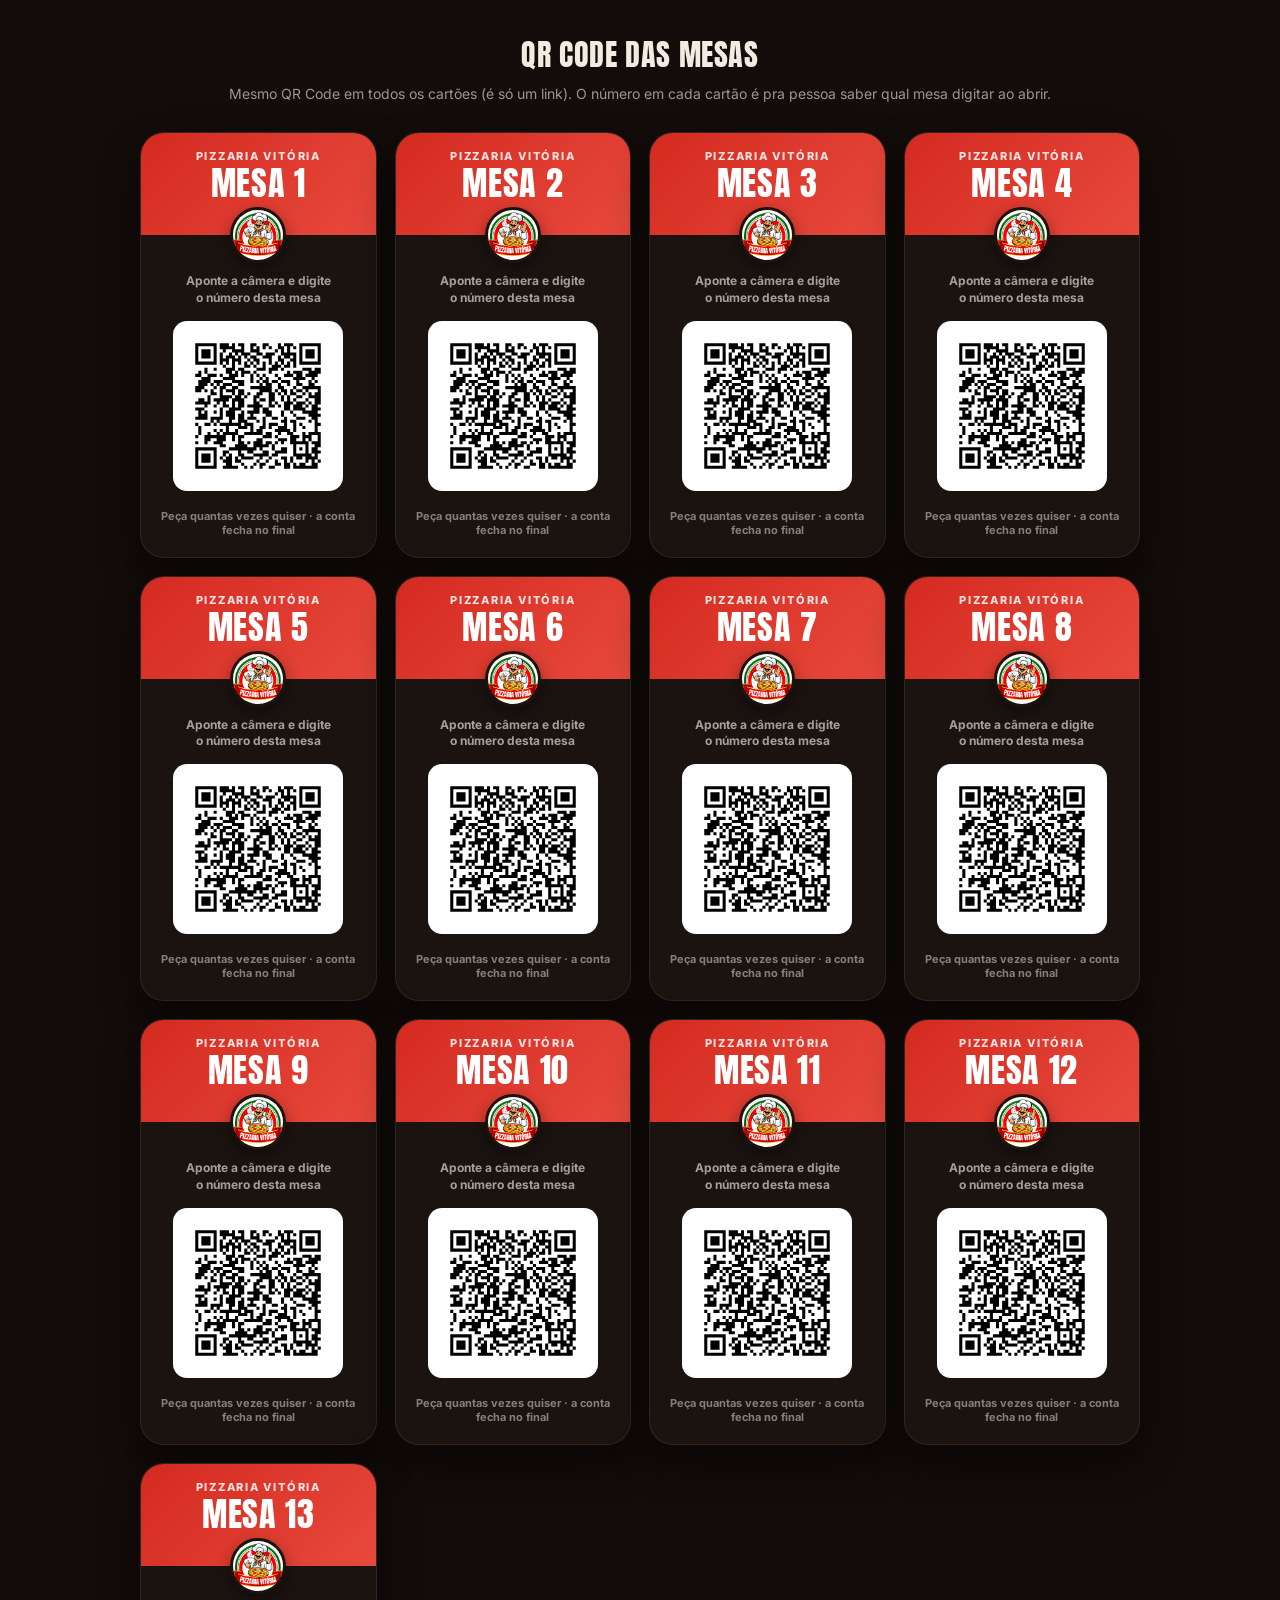
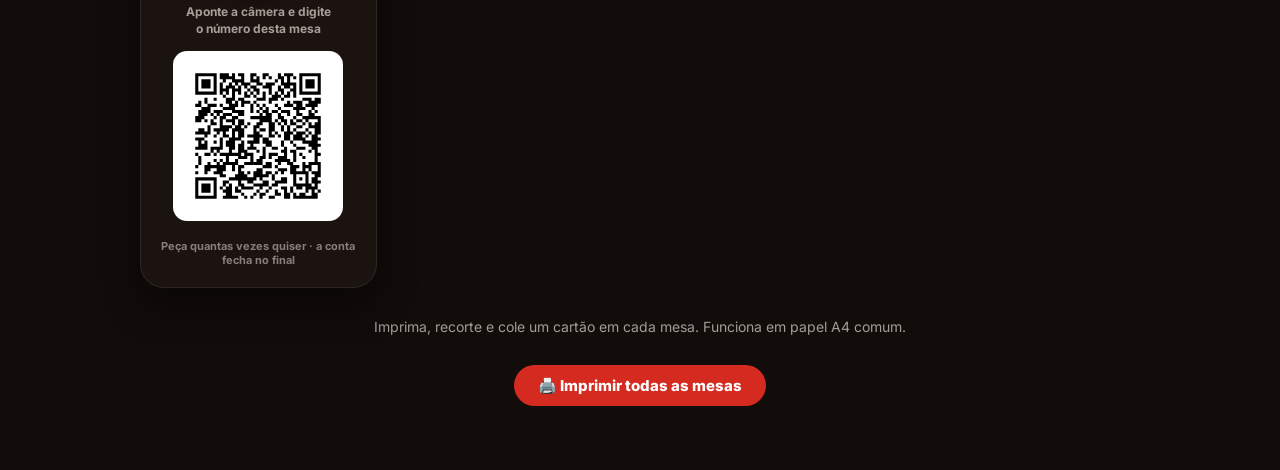
<file: mesas-qrcode.html>
<!doctype html>
<html lang="pt-BR">
<head>
<meta charset="utf-8" />
<meta name="viewport" content="width=device-width, initial-scale=1" />
<meta name="robots" content="noindex, nofollow" />
<title>QR Code das mesas para imprimir | Pizzaria Vitória</title>
<link rel="icon" href="assets/img/favicon.png" type="image/png" />
<link rel="preconnect" href="https://fonts.googleapis.com" />
<link rel="preconnect" href="https://fonts.gstatic.com" crossorigin />
<link href="https://fonts.googleapis.com/css2?family=Anton&family=Inter:wght@400;600;800&display=swap" rel="stylesheet" />
<style>
  *{box-sizing:border-box}
  body{margin:0;background:#120C0A;color:#F1EBE1;font-family:"Inter",system-ui,sans-serif;padding:32px 18px 64px}
  .topo{max-width:1000px;margin:0 auto 28px;text-align:center}
  .topo h1{font-family:"Anton",Impact,sans-serif;font-weight:400;font-size:30px;margin:0 0 6px;text-transform:uppercase;letter-spacing:.02em}
  .topo p{margin:0;opacity:.62;font-size:14px;line-height:1.5}
  .grade{max-width:1000px;margin:0 auto;display:grid;grid-template-columns:repeat(auto-fit,minmax(220px,1fr));gap:18px}
  .cartao{
    position:relative;background:#1B1310;border:1px solid rgba(255,255,255,.08);border-radius:24px;
    padding:0 0 20px;text-align:center;overflow:hidden;
    break-inside:avoid;page-break-inside:avoid;
    box-shadow:0 18px 40px rgba(0,0,0,.45);
  }
  .cartao .faixa{background:linear-gradient(135deg,#D42A20,#E8493C);padding:18px 16px 34px;position:relative}
  .cartao .faixa .mesa{font-family:"Anton",Impact,sans-serif;font-weight:400;font-size:34px;color:#fff;
    letter-spacing:.02em;text-transform:uppercase;line-height:1}
  .cartao .faixa .mesa small{display:block;font-family:"Inter",sans-serif;font-size:11px;font-weight:800;
    letter-spacing:.16em;text-transform:uppercase;color:rgba(255,255,255,.85);margin-bottom:4px}
  .cartao .logo{width:56px;height:56px;border-radius:50%;border:3px solid #1B1310;
    position:absolute;left:50%;bottom:-28px;transform:translateX(-50%);
    box-shadow:0 6px 16px rgba(0,0,0,.4);background:#1B1310}
  .cartao .corpo{padding:38px 18px 0}
  .cartao .sub{margin:0 0 14px;font-size:12px;font-weight:700;color:rgba(241,235,225,.65);line-height:1.4}
  .qr{background:#fff;border-radius:14px;padding:10px;display:inline-block}
  .qr svg{display:block;width:150px;height:150px}
  .cartao .rodape{margin:14px 0 0;font-size:11px;font-weight:700;color:rgba(241,235,225,.5)}
  .fora{max-width:1000px;margin:28px auto 0;text-align:center;color:rgba(241,235,225,.65);font-size:14px;line-height:1.6}
  .fora button{margin-top:12px;padding:13px 24px;border-radius:999px;border:0;cursor:pointer;
    background:#D42A20;color:#fff;font:800 15px/1 "Inter",sans-serif}
  @media print{
    body{background:#fff;padding:0}
    .fora{display:none}
    .topo{display:none}
    .grade{gap:14px;padding:14px}
    .cartao{-webkit-print-color-adjust:exact;print-color-adjust:exact}
  }
</style>
</head>
<body>

<div class="topo">
  <h1>QR Code das mesas</h1>
  <p>Mesmo QR Code em todos os cartões (é só um link). O número em cada cartão é pra pessoa saber qual mesa digitar ao abrir.</p>
</div>

<div class="grade" data-grade></div>

<div class="fora">
  <p>Imprima, recorte e cole um cartão em cada mesa. Funciona em papel A4 comum.</p>
  <button type="button" onclick="window.print()">🖨️ Imprimir todas as mesas</button>
</div>

<script src="assets/js/qrcode-lib.js"></script>
<script>
(function () {
  var link = location.href.replace(/[^/]*$/, "") + "restaurante.html";
  var grade = document.querySelector("[data-grade]");
  var html = "";
  for (var n = 1; n <= 13; n++) {
    html += '<div class="cartao">' +
      '<div class="faixa"><span class="mesa"><small>Pizzaria Vitória</small>Mesa ' + n + '</span>' +
        '<img class="logo" src="assets/img/logo.jpg" alt="Pizzaria Vitória" /></div>' +
      '<div class="corpo">' +
        '<p class="sub">Aponte a câmera e digite<br />o número desta mesa</p>' +
        '<div class="qr" data-qr="' + n + '"></div>' +
        '<p class="rodape">Peça quantas vezes quiser · a conta fecha no final</p>' +
      '</div>' +
      '</div>';
  }
  grade.innerHTML = html;
  var qr = qrcode(0, "H");   // correção de erro alta: aguenta gordura e amassado na mesa
  qr.addData(link);
  qr.make();
  var svg = qr.createSvgTag(4);
  for (var m = 1; m <= 13; m++) {
    document.querySelector('[data-qr="' + m + '"]').innerHTML = svg;
  }
})();
</script>

</body>
</html>
</file>
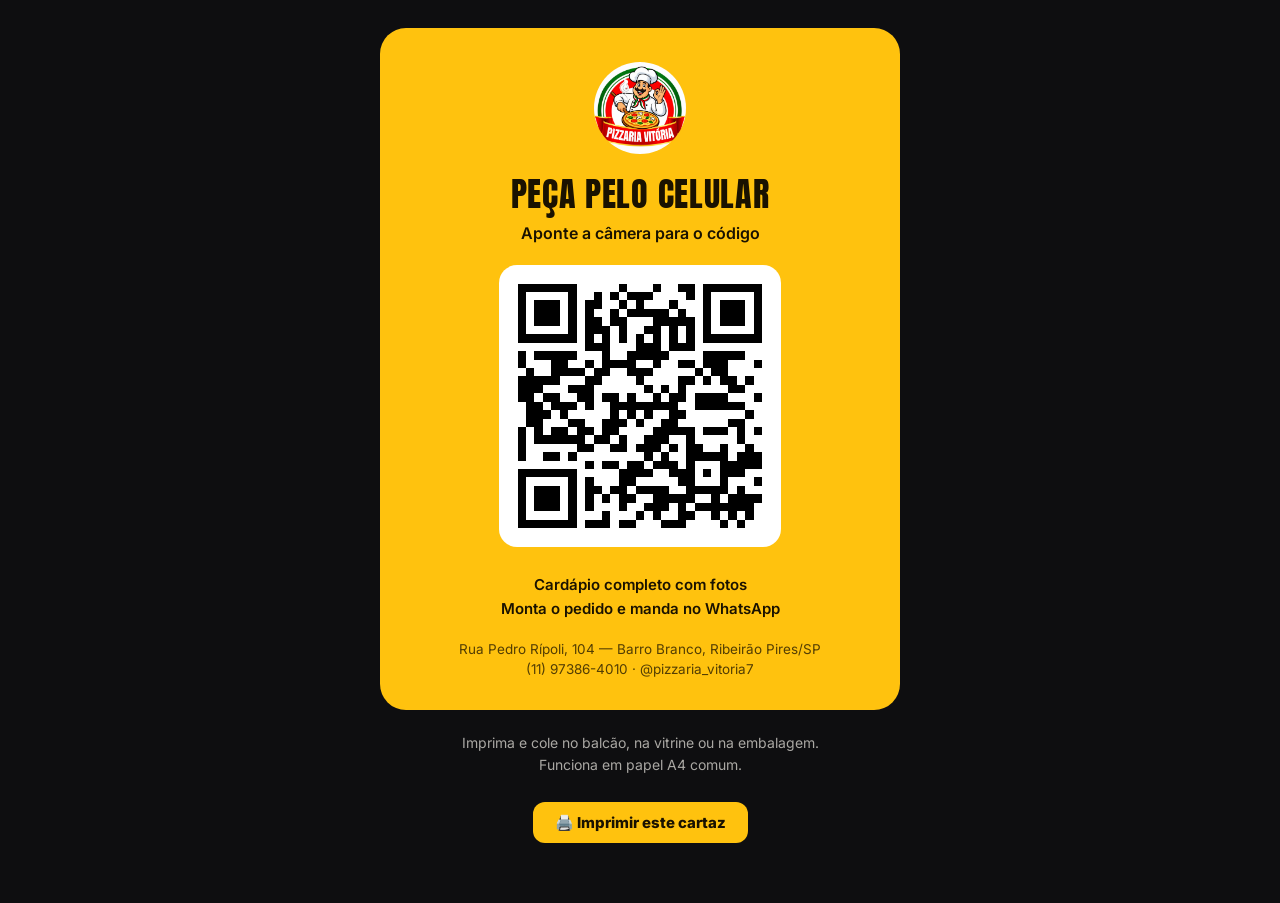
<file: qrcode.html>
<!doctype html>
<html lang="pt-BR">
<head>
<meta charset="utf-8" />
<meta name="viewport" content="width=device-width, initial-scale=1" />
<meta name="robots" content="noindex, nofollow" />
<title>QR Code para imprimir | Pizzaria Vitória</title>
<link rel="icon" href="assets/img/favicon.png" type="image/png" />
<link rel="preconnect" href="https://fonts.googleapis.com" />
<link rel="preconnect" href="https://fonts.gstatic.com" crossorigin />
<link href="https://fonts.googleapis.com/css2?family=Anton&family=Inter:wght@400;600;800&display=swap" rel="stylesheet" />
<style>
  *{box-sizing:border-box}
  body{margin:0;background:#0E0E10;color:#EDEAE2;font-family:"Inter",system-ui,sans-serif;padding:28px 18px 60px}
  .folha{
    max-width:520px;margin:0 auto;background:#FFC20E;color:#1a1200;
    border-radius:26px;padding:34px 28px 30px;text-align:center;
  }
  .folha img.logo{width:92px;height:92px;border-radius:50%;margin:0 auto 14px;display:block}
  h1{font-family:"Anton",Impact,sans-serif;font-weight:400;font-size:34px;margin:0 0 4px;letter-spacing:.02em;text-transform:uppercase}
  .sub{margin:0 0 22px;font-size:16px;font-weight:600}
  .qr{background:#fff;border-radius:18px;padding:16px;display:inline-block}
  .qr img{width:250px;height:250px;display:block;image-rendering:pixelated}
  .passos{margin:22px 0 0;font-size:15px;line-height:1.6;font-weight:600}
  .end{margin:18px 0 0;font-size:13.5px;line-height:1.5;opacity:.75}
  .fora{max-width:520px;margin:22px auto 0;text-align:center;color:rgba(237,234,226,.7);font-size:14px;line-height:1.6}
  .fora button{
    margin-top:12px;padding:13px 22px;border-radius:12px;border:0;cursor:pointer;
    background:#FFC20E;color:#1a1200;font:800 15px/1 "Inter",sans-serif;
  }
  @media print{
    body{background:#fff;padding:0}
    .fora{display:none}
    .folha{max-width:100%;border-radius:0;box-shadow:none;-webkit-print-color-adjust:exact;print-color-adjust:exact}
  }
</style>
</head>
<body>

<div class="folha">
  <img class="logo" src="assets/img/logo.jpg" alt="Pizzaria Vitória" />
  <h1>Peça pelo celular</h1>
  <p class="sub">Aponte a câmera para o código</p>

  <div class="qr"><img src="assets/img/qrcode.png" alt="QR Code do cardápio do Pizzaria Vitória" /></div>

  <p class="passos">
    Cardápio completo com fotos<br />
    Monta o pedido e manda no WhatsApp
  </p>

  <p class="end">
    Rua Pedro Rípoli, 104 — Barro Branco, Ribeirão Pires/SP<br />
    (11) 97386-4010 · @pizzaria_vitoria7
  </p>
</div>

<div class="fora">
  <p>Imprima e cole no balcão, na vitrine ou na embalagem.<br />Funciona em papel A4 comum.</p>
  <button type="button" onclick="window.print()">🖨️ Imprimir este cartaz</button>
</div>

</body>
</html>
</file>
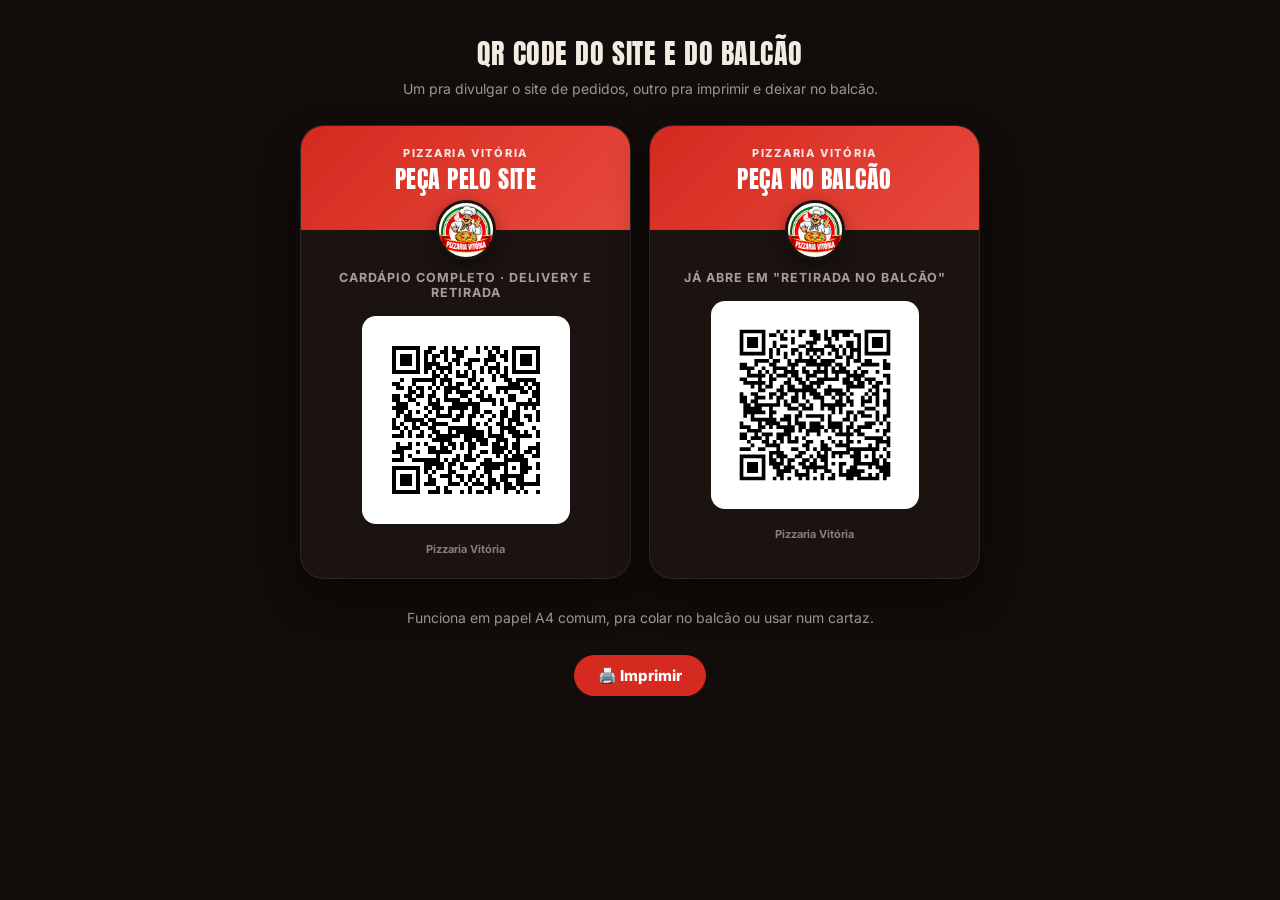
<file: qrcodes-extra.html>
<!doctype html>
<html lang="pt-BR">
<head>
<meta charset="utf-8" />
<meta name="viewport" content="width=device-width, initial-scale=1" />
<meta name="robots" content="noindex, nofollow" />
<title>QR Code do site e do balcão para imprimir | Pizzaria Vitória</title>
<link rel="icon" href="assets/img/favicon.png" type="image/png" />
<link rel="preconnect" href="https://fonts.googleapis.com" />
<link rel="preconnect" href="https://fonts.gstatic.com" crossorigin />
<link href="https://fonts.googleapis.com/css2?family=Anton&family=Inter:wght@400;600;800&display=swap" rel="stylesheet" />
<style>
  *{box-sizing:border-box}
  body{margin:0;background:#120C0A;color:#F1EBE1;font-family:"Inter",system-ui,sans-serif;padding:32px 18px 64px}
  .topo{max-width:680px;margin:0 auto 28px;text-align:center}
  .topo h1{font-family:"Anton",Impact,sans-serif;font-weight:400;font-size:28px;margin:0 0 6px;text-transform:uppercase;letter-spacing:.02em}
  .topo p{margin:0;opacity:.62;font-size:14px}
  .grade{max-width:680px;margin:0 auto;display:grid;grid-template-columns:repeat(auto-fit,minmax(260px,1fr));gap:18px}
  .cartao{
    position:relative;background:#1B1310;border:1px solid rgba(255,255,255,.08);border-radius:24px;
    padding:0 0 22px;text-align:center;overflow:hidden;
    break-inside:avoid;page-break-inside:avoid;
    box-shadow:0 18px 40px rgba(0,0,0,.45);
  }
  .cartao .faixa{
    background:linear-gradient(135deg,#D42A20,#E8493C);padding:20px 16px 36px;position:relative;
  }
  .cartao .faixa h2{
    font-family:"Anton",Impact,sans-serif;font-weight:400;font-size:24px;color:#fff;margin:0;
    letter-spacing:.02em;text-transform:uppercase;line-height:1.15;
  }
  .cartao .faixa small{display:block;font-family:"Inter",sans-serif;font-size:11px;font-weight:800;
    letter-spacing:.16em;text-transform:uppercase;color:rgba(255,255,255,.85);margin-bottom:6px}
  .cartao .logo{
    width:60px;height:60px;border-radius:50%;border:3px solid #1B1310;
    position:absolute;left:50%;bottom:-30px;transform:translateX(-50%);
    box-shadow:0 6px 16px rgba(0,0,0,.4);background:#1B1310;
  }
  .cartao .corpo{padding:40px 18px 0}
  .cartao .sub{margin:0 0 16px;font-size:12.5px;font-weight:700;color:rgba(241,235,225,.65);
    text-transform:uppercase;letter-spacing:.08em}
  .qr{background:#fff;border-radius:14px;padding:14px;display:inline-block}
  .qr svg{display:block;width:180px;height:180px}
  .cartao .rodape{margin:14px 0 0;font-size:11px;font-weight:700;color:rgba(241,235,225,.5)}
  .fora{max-width:680px;margin:28px auto 0;text-align:center;color:rgba(241,235,225,.65);font-size:14px;line-height:1.6}
  .fora button{
    margin-top:12px;padding:13px 24px;border-radius:999px;border:0;cursor:pointer;
    background:#D42A20;color:#fff;font:800 15px/1 "Inter",sans-serif;
  }
  @media print{
    body{background:#fff;padding:0}
    .fora{display:none}
    .topo{display:none}
    .grade{gap:14px;padding:14px}
    .cartao{-webkit-print-color-adjust:exact;print-color-adjust:exact}
  }
</style>
</head>
<body>

<div class="topo">
  <h1>QR Code do site e do balcão</h1>
  <p>Um pra divulgar o site de pedidos, outro pra imprimir e deixar no balcão.</p>
</div>

<div class="grade">
  <div class="cartao">
    <div class="faixa"><small>Pizzaria Vitória</small><h2>Peça pelo site</h2>
      <img class="logo" src="assets/img/logo.jpg" alt="Pizzaria Vitória" /></div>
    <div class="corpo">
      <p class="sub">Cardápio completo · delivery e retirada</p>
      <div class="qr" data-qr="site"></div>
      <p class="rodape">Pizzaria Vitória</p>
    </div>
  </div>
  <div class="cartao">
    <div class="faixa"><small>Pizzaria Vitória</small><h2>Peça no balcão</h2>
      <img class="logo" src="assets/img/logo.jpg" alt="Pizzaria Vitória" /></div>
    <div class="corpo">
      <p class="sub">Já abre em "Retirada no balcão"</p>
      <div class="qr" data-qr="balcao"></div>
      <p class="rodape">Pizzaria Vitória</p>
    </div>
  </div>
</div>

<div class="fora">
  <p>Funciona em papel A4 comum, pra colar no balcão ou usar num cartaz.</p>
  <button type="button" onclick="window.print()">🖨️ Imprimir</button>
</div>

<script src="assets/js/qrcode-lib.js"></script>
<script>
(function () {
  var base = location.href.replace(/[^/]*$/, "") + "index.html";
  var alvos = { site: base, balcao: base + "?modo=balcao" };
  Object.keys(alvos).forEach(function (chave) {
    var qr = qrcode(0, "H");
    qr.addData(alvos[chave]);
    qr.make();
    document.querySelector('[data-qr="' + chave + '"]').innerHTML = qr.createSvgTag(4);
  });
})();
</script>

</body>
</html>
</file>
